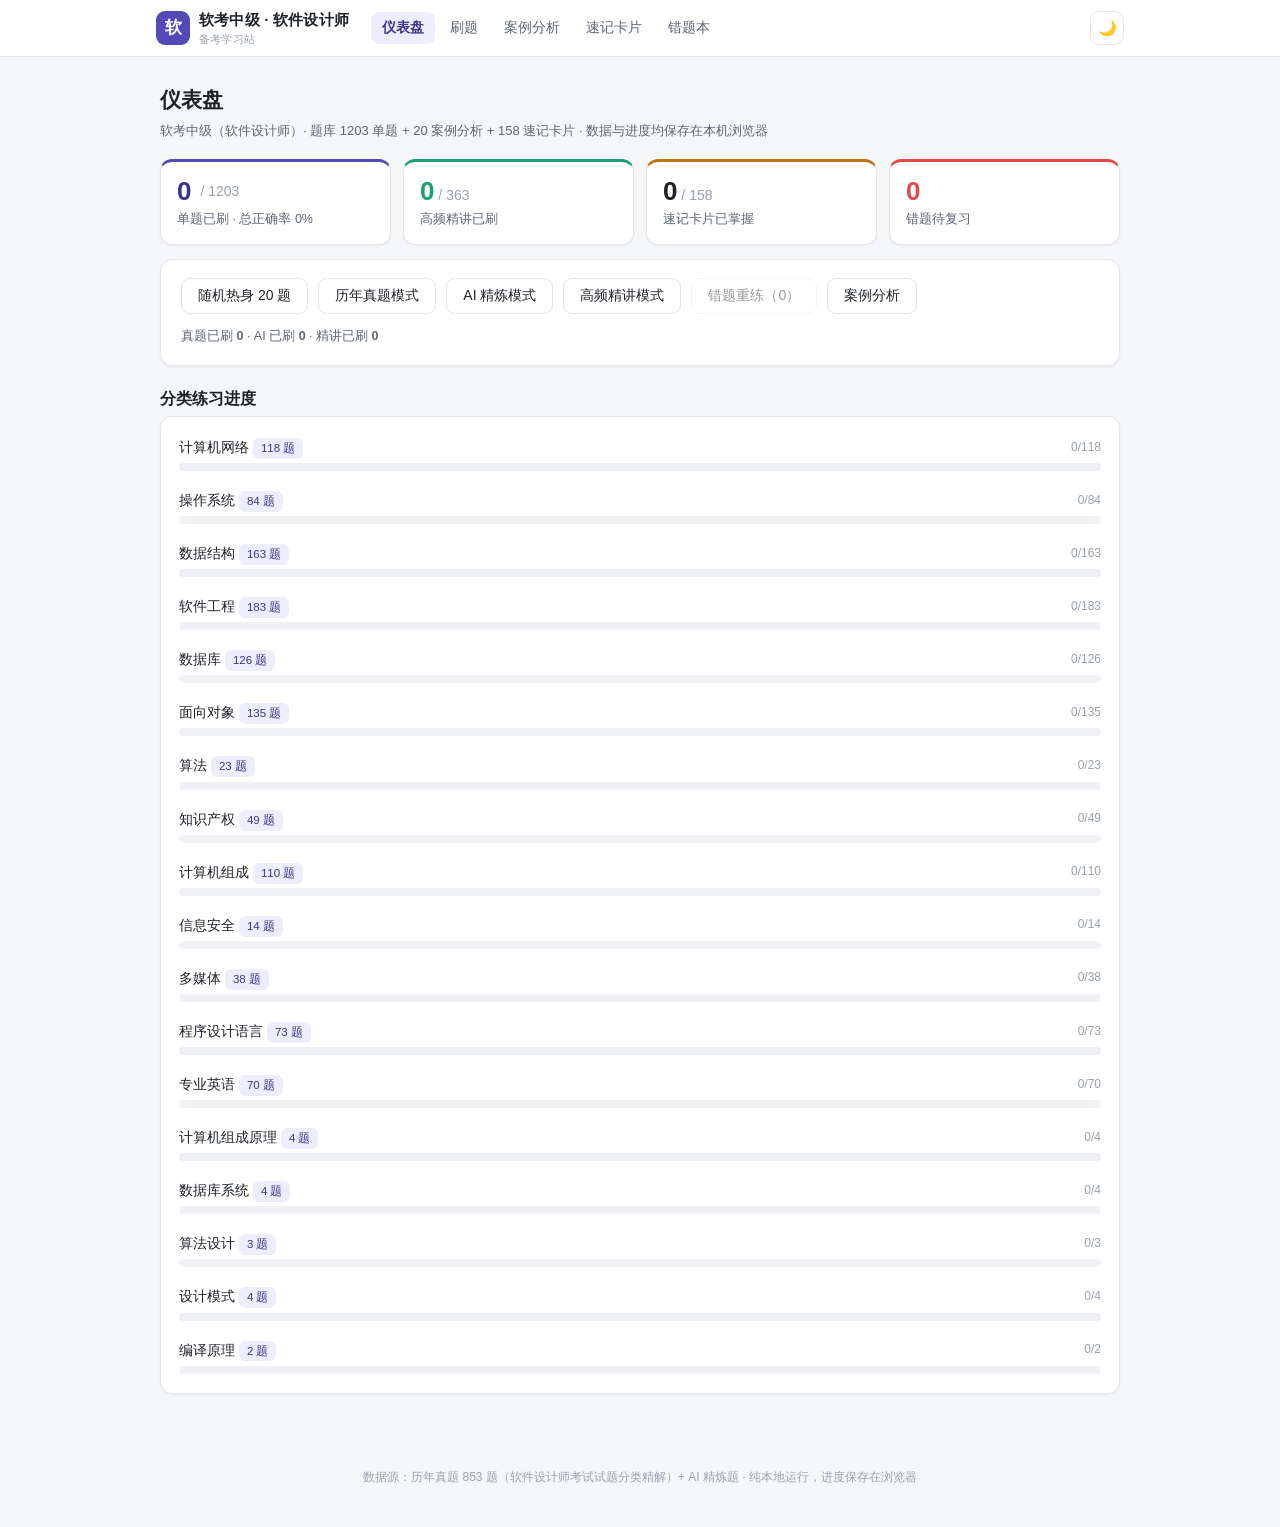
<file: index.html>
<!DOCTYPE html>
<html lang="zh-CN">
<head>
<meta charset="UTF-8">
<meta name="viewport" content="width=device-width, initial-scale=1.0">
<meta name="description" content="软考中级·软件设计师 备考学习站：真题刷题、分类练习、速记卡片、案例分析、错题本，纯静态本地存储，免费托管于 GitHub Pages。">
<title>软考中级 · 软件设计师学习站</title>
<link rel="icon" href="data:image/svg+xml,<svg xmlns='http://www.w3.org/2000/svg' viewBox='0 0 100 100'><text y='.9em' font-size='90'>📘</text></svg>">
<link rel="stylesheet" href="css/style.css">
</head>
<body>
<header class="topbar">
  <div class="topbar-inner">
    <div class="brand" onclick="App.go('dash')" title="回到首页">
      <span class="brand-mark">软</span>
      <span class="brand-text">软考中级 · 软件设计师<small>备考学习站</small></span>
    </div>
    <nav class="nav" id="nav">
      <button class="nav-btn" data-view="dash">仪表盘</button>
      <button class="nav-btn" data-view="quiz">刷题</button>
      <button class="nav-btn" data-view="case">案例分析</button>
      <button class="nav-btn" data-view="cards">速记卡片</button>
      <button class="nav-btn" data-view="wrong">错题本<span class="badge" id="wrongBadge" hidden>0</span></button>
    </nav>
    <div class="top-actions">
      <button class="icon-btn" id="themeBtn" title="切换主题" aria-label="切换主题"></button>
    </div>
  </div>
</header>

<main id="view" class="container" aria-live="polite">
  <div class="loading" id="bootLoading">正在加载题库…</div>
</main>

<footer class="foot">
  数据源：历年真题 853 题（软件设计师考试试题分类精解）+ AI 精炼题 · 纯本地运行，进度保存在浏览器
</footer>

<div class="toast" id="toast" hidden></div>

<script src="js/store.js"></script>
<script src="js/data.js"></script>
<script src="js/common.js"></script>
<script src="js/dash.js"></script>
<script src="js/quiz.js"></script>
<script src="js/case.js"></script>
<script src="js/cards.js"></script>
<script src="js/wrong.js"></script>
<script src="js/app.js"></script>
</body>
</html>
</file>
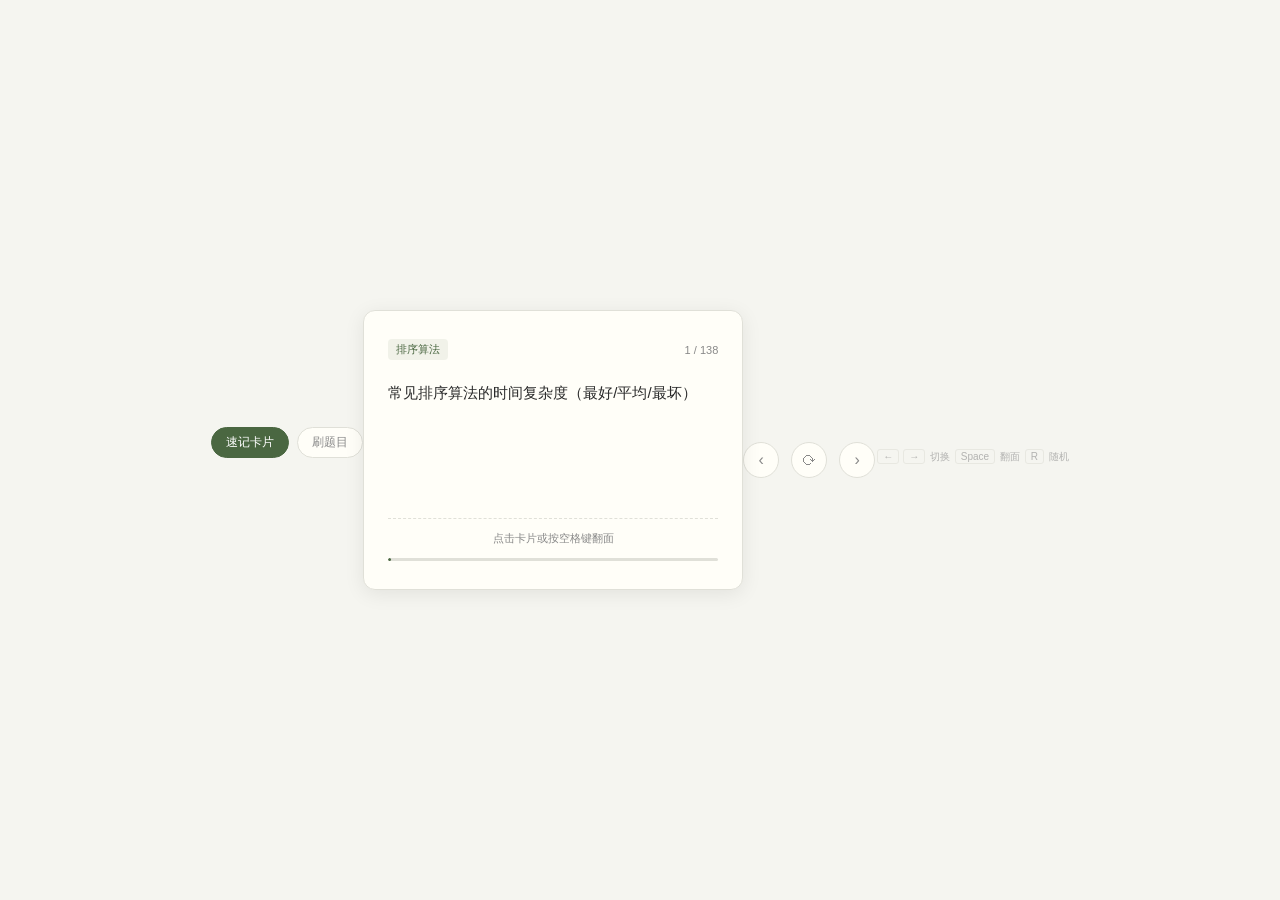
<file: sneak.html>
<!DOCTYPE html>
<html lang="zh-CN">
<head>
<meta charset="UTF-8">
<meta name="viewport" content="width=device-width, initial-scale=1.0">
<title>备忘录</title>
<link rel="icon" href="data:image/svg+xml,<svg xmlns='http://www.w3.org/2000/svg' viewBox='0 0 100 100'><text y='.9em' font-size='90'>📝</text></svg">
<style>
  * { margin: 0; padding: 0; box-sizing: border-box; }
  
  :root {
    --bg: #f5f5f0;
    --card-bg: #fffef8;
    --text: #2a2a2a;
    --text-muted: #888;
    --accent: #4a6741;
    --border: #e0e0d8;
    --shadow: 0 4px 20px rgba(0,0,0,0.08);
  }
  
  body {
    font-family: -apple-system, BlinkMacSystemFont, "Segoe UI", "PingFang SC", "Hiragino Sans GB", "Microsoft YaHei", sans-serif;
    background: var(--bg);
    min-height: 100vh;
    display: flex;
    align-items: center;
    justify-content: center;
    padding: 20px;
    overflow: hidden;
  }
  
  .card-container {
    width: 100%;
    max-width: 380px;
    perspective: 1000px;
  }
  
  .card {
    background: var(--card-bg);
    border-radius: 12px;
    box-shadow: var(--shadow);
    border: 1px solid var(--border);
    min-height: 280px;
    position: relative;
    transform-style: preserve-3d;
    transition: transform 0.4s cubic-bezier(0.4, 0, 0.2, 1);
    cursor: pointer;
  }
  
  .card.flipped {
    transform: rotateY(180deg);
  }
  
  .card-face {
    position: absolute;
    inset: 0;
    padding: 28px 24px;
    backface-visibility: hidden;
    display: flex;
    flex-direction: column;
    border-radius: 12px;
  }
  
  .card-back {
    transform: rotateY(180deg);
    background: #faf9f5;
  }
  
  .card-header {
    display: flex;
    align-items: center;
    justify-content: space-between;
    margin-bottom: 20px;
  }
  
  .tag {
    font-size: 11px;
    color: var(--accent);
    background: rgba(74, 103, 65, 0.08);
    padding: 3px 8px;
    border-radius: 4px;
    font-weight: 500;
  }
  
  .counter {
    font-size: 11px;
    color: var(--text-muted);
    font-variant-numeric: tabular-nums;
  }
  
  .question {
    font-size: 15px;
    line-height: 1.7;
    color: var(--text);
    flex: 1;
    white-space: pre-wrap;
    word-break: break-word;
  }
  
  .answer {
    font-size: 14px;
    line-height: 1.8;
    color: #3a3a3a;
    flex: 1;
    white-space: pre-wrap;
    word-break: break-word;
    overflow-y: auto;
  }
  
  .hint {
    font-size: 11px;
    color: var(--text-muted);
    text-align: center;
    margin-top: 16px;
    padding-top: 12px;
    border-top: 1px dashed var(--border);
  }
  
  .controls {
    display: flex;
    align-items: center;
    justify-content: center;
    gap: 12px;
    margin-top: 20px;
  }
  
  .btn {
    width: 36px;
    height: 36px;
    border-radius: 50%;
    border: 1px solid var(--border);
    background: var(--card-bg);
    color: var(--text-muted);
    cursor: pointer;
    display: flex;
    align-items: center;
    justify-content: center;
    font-size: 16px;
    transition: all 0.2s;
  }
  
  .btn:hover {
    border-color: var(--accent);
    color: var(--accent);
    background: rgba(74, 103, 65, 0.04);
  }
  
  .btn-mode {
    font-size: 12px;
    padding: 6px 14px;
    border-radius: 18px;
    width: auto;
    height: auto;
    font-weight: 500;
  }
  
  .btn-mode.active {
    background: var(--accent);
    color: #fff;
    border-color: var(--accent);
  }
  
  .mode-switcher {
    display: flex;
    gap: 8px;
    margin-bottom: 16px;
    justify-content: center;
  }
  
  .progress {
    height: 3px;
    background: var(--border);
    border-radius: 2px;
    margin-top: 12px;
    overflow: hidden;
  }
  
  .progress-bar {
    height: 100%;
    background: var(--accent);
    border-radius: 2px;
    transition: width 0.3s;
  }
  
  .keyboard-hint {
    text-align: center;
    font-size: 10px;
    color: var(--text-muted);
    margin-top: 12px;
    opacity: 0.6;
  }
  
  .kbd {
    display: inline-block;
    padding: 1px 5px;
    border: 1px solid var(--border);
    border-radius: 3px;
    font-size: 10px;
    margin: 0 2px;
  }
  
  /* Stealth mode - looks like a system window */
  .stealth-mode {
    background: transparent;
  }
  
  .stealth-mode .card {
    box-shadow: 0 2px 12px rgba(0,0,0,0.12);
    opacity: 0.92;
  }
  
  /* Compact mode */
  .compact-mode .card {
    min-height: 200px;
  }
  
  .compact-mode .card-face {
    padding: 20px 18px;
  }
  
  /* Empty state */
  .empty-state {
    text-align: center;
    color: var(--text-muted);
    padding: 40px 20px;
    font-size: 13px;
  }
  
  /* Scrollbar styling */
  .answer::-webkit-scrollbar {
    width: 4px;
  }
  
  .answer::-webkit-scrollbar-thumb {
    background: var(--border);
    border-radius: 2px;
  }
</style>
</head>
<body>

<div class="mode-switcher">
  <button class="btn btn-mode active" data-mode="cards">速记卡片</button>
  <button class="btn btn-mode" data-mode="questions">刷题目</button>
</div>

<div class="card-container">
  <div class="card" id="card">
    <div class="card-face card-front">
      <div class="card-header">
        <span class="tag" id="tag">速记</span>
        <span class="counter" id="counter">1 / 158</span>
      </div>
      <div class="question" id="question">加载中...</div>
      <div class="hint">点击卡片或按空格键翻面</div>
      <div class="progress"><div class="progress-bar" id="progressBar" style="width:0%"></div></div>
    </div>
    <div class="card-face card-back">
      <div class="card-header">
        <span class="tag" style="background:rgba(74,103,65,0.12)">答案</span>
        <span class="counter" id="counterBack">1 / 158</span>
      </div>
      <div class="answer" id="answer"></div>
      <div class="hint">点击卡片或按空格键翻回</div>
    </div>
  </div>
</div>

<div class="controls">
  <button class="btn" id="prevBtn" title="上一个 (←)">‹</button>
  <button class="btn" id="shuffleBtn" title="随机 (R)">⟳</button>
  <button class="btn" id="nextBtn" title="下一个 (→)">›</button>
</div>

<div class="keyboard-hint">
  <span class="kbd">←</span><span class="kbd">→</span> 切换 
  <span class="kbd">Space</span> 翻面 
  <span class="kbd">R</span> 随机
</div>

<script>
const SneakApp = {
  mode: 'cards', // 'cards' or 'questions'
  list: [],
  idx: 0,
  flipped: false,
  
  async init() {
    // Load data from JSON files
    try {
      const [flashcards, questions] = await Promise.all([
        fetch('data/flashcards.json').then(r => r.json()),
        fetch('data/questions.json').then(r => r.json())
      ]);
      this.flashcards = flashcards;
      this.questions = questions.filter(q => q.questionType !== 'case');
      this.list = this.flashcards;
      this.render();
    } catch (e) {
      document.getElementById('question').textContent = '数据加载失败，请确保在项目目录下打开';
    }
    
    this.bindEvents();
  },
  
  bindEvents() {
    // Card flip
    document.getElementById('card').addEventListener('click', () => this.flip());
    
    // Controls
    document.getElementById('prevBtn').addEventListener('click', (e) => { e.stopPropagation(); this.prev(); });
    document.getElementById('nextBtn').addEventListener('click', (e) => { e.stopPropagation(); this.next(); });
    document.getElementById('shuffleBtn').addEventListener('click', (e) => { e.stopPropagation(); this.shuffle(); });
    
    // Mode switcher
    document.querySelectorAll('.btn-mode').forEach(btn => {
      btn.addEventListener('click', () => {
        document.querySelectorAll('.btn-mode').forEach(b => b.classList.remove('active'));
        btn.classList.add('active');
        this.mode = btn.dataset.mode;
        this.list = this.mode === 'cards' ? this.flashcards : this.questions;
        this.idx = 0;
        this.flipped = false;
        document.getElementById('card').classList.remove('flipped');
        this.render();
      });
    });
    
    // Keyboard shortcuts
    document.addEventListener('keydown', (e) => {
      if (e.key === 'ArrowLeft') this.prev();
      else if (e.key === 'ArrowRight') this.next();
      else if (e.key === ' ') { e.preventDefault(); this.flip(); }
      else if (e.key === 'r' || e.key === 'R') this.shuffle();
    });
  },
  
  flip() {
    this.flipped = !this.flipped;
    document.getElementById('card').classList.toggle('flipped', this.flipped);
  },
  
  next() {
    this.idx = (this.idx + 1) % this.list.length;
    this.flipped = false;
    document.getElementById('card').classList.remove('flipped');
    this.render();
  },
  
  prev() {
    this.idx = (this.idx - 1 + this.list.length) % this.list.length;
    this.flipped = false;
    document.getElementById('card').classList.remove('flipped');
    this.render();
  },
  
  shuffle() {
    // Fisher-Yates shuffle
    for (let i = this.list.length - 1; i > 0; i--) {
      const j = Math.floor(Math.random() * (i + 1));
      [this.list[i], this.list[j]] = [this.list[j], this.list[i]];
    }
    this.idx = 0;
    this.flipped = false;
    document.getElementById('card').classList.remove('flipped');
    this.render();
  },
  
  render() {
    if (!this.list.length) return;
    const item = this.list[this.idx];
    
    const tag = document.getElementById('tag');
    const question = document.getElementById('question');
    const answer = document.getElementById('answer');
    const counter = document.getElementById('counter');
    const counterBack = document.getElementById('counterBack');
    const progressBar = document.getElementById('progressBar');
    
    if (this.mode === 'cards') {
      tag.textContent = item.tag || '速记';
      question.textContent = item.question;
      answer.textContent = item.answer || '暂无解析';
    } else {
      tag.textContent = item.category || '题目';
      const opts = item.options ? item.options.map((o, i) => `${String.fromCharCode(65+i)}. ${o}`).join('\n') : '';
      question.textContent = item.question + (opts ? '\n\n' + opts : '');
      const correct = item.answerIndex !== undefined ? `${String.fromCharCode(65 + item.answerIndex)}` : '';
      answer.textContent = (correct ? `正确答案：${correct}\n\n` : '') + (item.explanation || '暂无解析');
    }
    
    counter.textContent = `${this.idx + 1} / ${this.list.length}`;
    counterBack.textContent = `${this.idx + 1} / ${this.list.length}`;
    progressBar.style.width = `${((this.idx + 1) / this.list.length) * 100}%`;
  }
};

SneakApp.init();
</script>

</body>
</html>
</file>
<file: css/style.css>
:root {
  --font: -apple-system, BlinkMacSystemFont, "Segoe UI", "Microsoft YaHei", "PingFang SC", sans-serif;
  --radius: 12px;
  --radius-sm: 8px;
  --ok: #1d9e75;
  --ok-bg: #e1f5ee;
  --bad: #e24b4a;
  --bad-bg: #fcebeb;
  --warn: #ba7517;
}
[data-theme="light"] {
  --bg: #f6f7f9;
  --surface: #ffffff;
  --surface2: #f0f1f4;
  --border: #e3e5ea;
  --text: #1f2328;
  --text2: #5f6672;
  --text3: #9aa1ad;
  --brand: #534ab7;
  --brand-weak: #eeedfe;
  --brand-text: #3c3489;
  --shadow: 0 1px 3px rgba(20, 24, 35, .06);
  --chip-hover: #e9ebf0;
}
[data-theme="dark"] {
  --bg: #16181d;
  --surface: #1f222a;
  --surface2: #262a34;
  --border: #333846;
  --text: #e8eaf0;
  --text2: #a2a8b6;
  --text3: #6d7382;
  --brand: #7f77dd;
  --brand-weak: #312c56;
  --brand-text: #cecbf6;
  --shadow: none;
  --chip-hover: #2e3340;
  --ok: #3cc793;
  --bad: #ef706f;
  --warn: #e0a04a;
}
* { box-sizing: border-box; }
html, body { margin: 0; padding: 0; }
body {
  font-family: var(--font);
  background: var(--bg);
  color: var(--text);
  line-height: 1.65;
  font-size: 15px;
  transition: background .2s, color .2s;
}
.container { max-width: 1000px; margin: 0 auto; padding: 20px 20px 60px; }
a { color: var(--brand-text); }

/* ===== topbar ===== */
.topbar {
  position: sticky; top: 0; z-index: 50;
  background: color-mix(in srgb, var(--surface) 88%, transparent);
  backdrop-filter: blur(8px);
  border-bottom: 1px solid var(--border);
}
.topbar-inner {
  max-width: 1000px; margin: 0 auto; padding: 0 16px;
  height: 56px; display: flex; align-items: center; gap: 14px;
}
.brand { display: flex; align-items: center; gap: 9px; cursor: pointer; user-select: none; flex-shrink: 0; }
.brand-mark {
  width: 34px; height: 34px; border-radius: 9px;
  background: var(--brand); color: #fff; font-weight: 600;
  display: grid; place-items: center; font-size: 17px;
}
.brand-text { font-size: 15px; font-weight: 600; letter-spacing: .2px; }
.brand-text small { display: block; font-size: 11px; color: var(--text3); font-weight: 400; margin-top: -3px; }
.nav { display: flex; gap: 4px; margin-left: 8px; overflow-x: auto; }
.nav-btn {
  border: 0; background: none; cursor: pointer; white-space: nowrap;
  color: var(--text2); font-size: 14px; padding: 7px 11px; border-radius: 8px;
  display: inline-flex; align-items: center; gap: 6px;
}
.nav-btn:hover { background: var(--chip-hover); color: var(--text); }
.nav-btn.active { background: var(--brand-weak); color: var(--brand-text); font-weight: 600; }
.badge {
  min-width: 17px; height: 17px; border-radius: 9px; padding: 0 4px;
  background: var(--bad); color: #fff; font-size: 11px; line-height: 17px;
  text-align: center; font-weight: 600;
}
.top-actions { margin-left: auto; }
.icon-btn {
  width: 34px; height: 34px; border-radius: 9px; border: 1px solid var(--border);
  background: var(--surface); cursor: pointer; font-size: 15px;
  display: grid; place-items: center; color: var(--text2);
}
.icon-btn:hover { background: var(--surface2); }
.foot {
  text-align: center; color: var(--text3); font-size: 12px;
  padding: 14px 20px 40px;
}

/* ===== generic ===== */
h1.page-title { font-size: 21px; margin: 6px 0 2px; font-weight: 700; }
.page-sub { color: var(--text2); font-size: 13px; margin: 0 0 18px; }
.muted { color: var(--text2); }
.small { font-size: 12.5px; }
.card {
  background: var(--surface); border: 1px solid var(--border);
  border-radius: var(--radius); padding: 18px 20px;
  box-shadow: var(--shadow);
}
.card + .card { margin-top: 14px; }
.btn {
  display: inline-flex; align-items: center; justify-content: center; gap: 6px;
  border: 1px solid var(--border); background: var(--surface); color: var(--text);
  padding: 8px 16px; border-radius: 9px; font-size: 14px; cursor: pointer;
  font-family: var(--font); transition: filter .12s;
}
.btn:hover { filter: brightness(.97); }
.btn:disabled { opacity: .45; cursor: not-allowed; }
.btn-primary { background: var(--brand); border-color: var(--brand); color: #fff; font-weight: 600; }
.btn-ghost { background: none; }
.btn-sm { padding: 5px 11px; font-size: 13px; border-radius: 8px; }
.btn-danger { color: var(--bad); border-color: color-mix(in srgb, var(--bad) 40%, var(--border)); }
.chip {
  border: 1px solid var(--border); background: var(--surface);
  border-radius: 999px; padding: 5px 13px; font-size: 13px; cursor: pointer;
  color: var(--text2); font-family: var(--font); white-space: nowrap;
}
.chip:hover { border-color: var(--brand); color: var(--brand-text); }
.chip.active { background: var(--brand); border-color: var(--brand); color: #fff; font-weight: 600; }
.chip-row { display: flex; flex-wrap: wrap; gap: 8px; align-items: center; }
.chip-row .grp-label { font-size: 12px; color: var(--text3); margin-right: 2px; }
.tag {
  display: inline-block; font-size: 11.5px; color: var(--brand-text);
  background: var(--brand-weak); padding: 1px 8px; border-radius: 6px;
}
.progress { height: 8px; background: var(--surface2); border-radius: 4px; overflow: hidden; }
.progress > i { display: block; height: 100%; background: var(--brand); border-radius: 4px; transition: width .3s; }
.progress.ok > i { background: var(--ok); }

/* ===== grid / stat ===== */
.grid { display: grid; gap: 12px; }
.grid-4 { grid-template-columns: repeat(4, 1fr); }
.grid-3 { grid-template-columns: repeat(3, 1fr); }
.stat { background: var(--surface); border: 1px solid var(--border); border-radius: var(--radius); padding: 14px 16px; box-shadow: var(--shadow); }
.stat .num { font-size: 26px; font-weight: 700; line-height: 1.2; }
.stat .num small { font-size: 14px; color: var(--text3); font-weight: 400; }
.stat .lbl { font-size: 12.5px; color: var(--text2); margin-top: 2px; }
.stat.brand-t { border-top: 3px solid var(--brand); }
.stat.ok-t { border-top: 3px solid var(--ok); }
.stat.bad-t { border-top: 3px solid var(--bad); }
.stat.warn-t { border-top: 3px solid var(--warn); }
.num.ok { color: var(--ok); } .num.bad { color: var(--bad); } .num.brand { color: var(--brand-text); }

/* ===== dash ===== */
.cat-item { display: grid; grid-template-columns: 1fr auto; gap: 4px 14px; align-items: center; padding: 9px 2px; cursor: pointer; border-radius: 8px; }
.cat-item:hover { background: var(--surface2); }
.cat-item .cat-name { font-size: 14px; }
.cat-item .cat-pct { font-size: 12px; color: var(--text3); }
.cat-item .progress { grid-column: 1 / -1; }

/* ===== quiz ===== */
.quiz-head { display: flex; align-items: baseline; justify-content: space-between; gap: 12px; flex-wrap: wrap; margin-bottom: 4px; }
.progress-pos { color: var(--text3); font-size: 13px; }
.q-title { font-size: 15px; line-height: 1.7; margin: 12px 0 4px; }
.q-source { font-size: 12px; color: var(--text3); margin-bottom: 2px; }
.options { display: flex; flex-direction: column; gap: 9px; margin: 14px 0; }
.option {
  display: flex; gap: 10px; align-items: flex-start; text-align: left;
  border: 1px solid var(--border); background: var(--surface);
  border-radius: var(--radius-sm); padding: 11px 14px; font-size: 14.5px;
  cursor: pointer; font-family: var(--font); color: var(--text); line-height: 1.55;
  transition: border-color .12s, background .12s;
}
.option:hover:not(:disabled) { border-color: var(--brand); }
.option:disabled { cursor: default; }
.option .opt-key {
  flex-shrink: 0; width: 24px; height: 24px; border-radius: 7px; margin-top: 1px;
  background: var(--surface2); display: grid; place-items: center;
  font-size: 13px; font-weight: 600; color: var(--text2);
}
.option.sel:not(.ok):not(.bad) { border-color: var(--brand); background: var(--brand-weak); }
.option.ok { border-color: var(--ok); background: color-mix(in srgb, var(--ok) 13%, var(--surface)); }
.option.ok .opt-key { background: var(--ok); color: #fff; }
.option.bad { border-color: var(--bad); background: color-mix(in srgb, var(--bad) 13%, var(--surface)); }
.option.bad .opt-key { background: var(--bad); color: #fff; }
.answer-box {
  border: 1px dashed var(--border); border-radius: var(--radius-sm);
  padding: 12px 14px; background: var(--surface2); font-size: 14px;
}
.answer-box b.ok { color: var(--ok); } .answer-box b.bad { color: var(--bad); }
.explanation {
  border-left: 3px solid var(--brand); background: var(--brand-weak);
  padding: 10px 14px; border-radius: 0 var(--radius-sm) var(--radius-sm) 0;
  font-size: 13.5px; margin-top: 12px; color: var(--text);
  white-space: pre-wrap; line-height: 1.7;
}
.actions { display: flex; gap: 10px; justify-content: flex-end; margin-top: 18px; flex-wrap: wrap; }
.session-done { text-align: center; padding: 26px 10px; }
.session-done .big { font-size: 34px; font-weight: 700; }
.dim-sum { color: var(--text3); font-size: 13px; margin-top: 4px; }

/* ===== case ===== */
.case-title { font-size: 16px; font-weight: 600; margin: 2px 0 8px; }
.subq { border: 1px solid var(--border); border-radius: var(--radius-sm); padding: 13px 15px; margin-top: 11px; background: var(--surface); }
.subq .q { font-weight: 600; font-size: 14px; margin-bottom: 8px; }
.subq .a { border-top: 1px dashed var(--border); padding-top: 9px; font-size: 13.5px; white-space: pre-wrap; display: none; color: var(--text2); }
.subq.revealed .a { display: block; }

/* ===== flashcard ===== */
.cards-wrap { display: flex; flex-direction: column; align-items: center; }
.card3d { perspective: 1200px; width: 100%; max-width: 680px; }
.fcard {
  position: relative; width: 100%; min-height: 270px;
  transform-style: preserve-3d; transition: transform .38s; cursor: pointer;
}
.fcard.flip { transform: rotateY(180deg); }
.fcard .face {
  position: absolute; inset: 0; backface-visibility: hidden; -webkit-backface-visibility: hidden;
  border-radius: var(--radius); padding: 26px 28px;
  display: flex; flex-direction: column; justify-content: center; align-items: center; text-align: center;
  font-size: 17px; line-height: 1.7;
}
.fcard .front { background: var(--surface); border: 1px solid var(--border); }
.fcard .front .hint { position: absolute; top: 13px; font-size: 12px; color: var(--text3); }
.fcard .back { transform: rotateY(180deg); background: var(--brand-weak); border: 1px solid var(--brand); color: var(--brand-text); font-size: 15px; white-space: pre-wrap; }
.fcard .back .hint { position: absolute; bottom: 12px; font-size: 12px; color: var(--text3); }
.card-controls { display: flex; gap: 10px; margin-top: 18px; flex-wrap: wrap; justify-content: center; }

/* ===== wrong list ===== */
.wrong-item {
  display: flex; gap: 12px; align-items: flex-start; padding: 12px 14px;
  border: 1px solid var(--border); border-radius: var(--radius-sm);
  margin-top: 10px; background: var(--surface); cursor: pointer;
}
.wrong-item:hover { border-color: var(--brand); }
.wrong-item .wi-idx { color: var(--text3); font-size: 12px; flex-shrink: 0; margin-top: 2px; }
.wrong-item .wi-q { flex: 1; font-size: 14px; line-height: 1.55; }
.wrong-item .wi-q small { display: block; color: var(--text3); margin-top: 3px; }

/* ===== toast ===== */
.toast {
  position: fixed; left: 50%; bottom: 34px; transform: translateX(-50%);
  background: var(--text); color: var(--bg); padding: 9px 18px; border-radius: 999px;
  font-size: 13.5px; z-index: 99; box-shadow: var(--shadow);
}
.loading { padding: 70px 0; text-align: center; color: var(--text2); }
.empty { text-align: center; color: var(--text3); padding: 46px 0; }
.empty .big { font-size: 38px; margin-bottom: 6px; }

/* responsive */
@media (max-width: 760px) {
  .grid-4 { grid-template-columns: repeat(2, 1fr); }
  .grid-3 { grid-template-columns: 1fr; }
  .topbar-inner { flex-wrap: wrap; height: auto; padding: 8px 12px; gap: 6px; }
  .nav { order: 3; width: 100%; margin-left: 0; }
  .brand-text small { display: none; }
}
</file>
